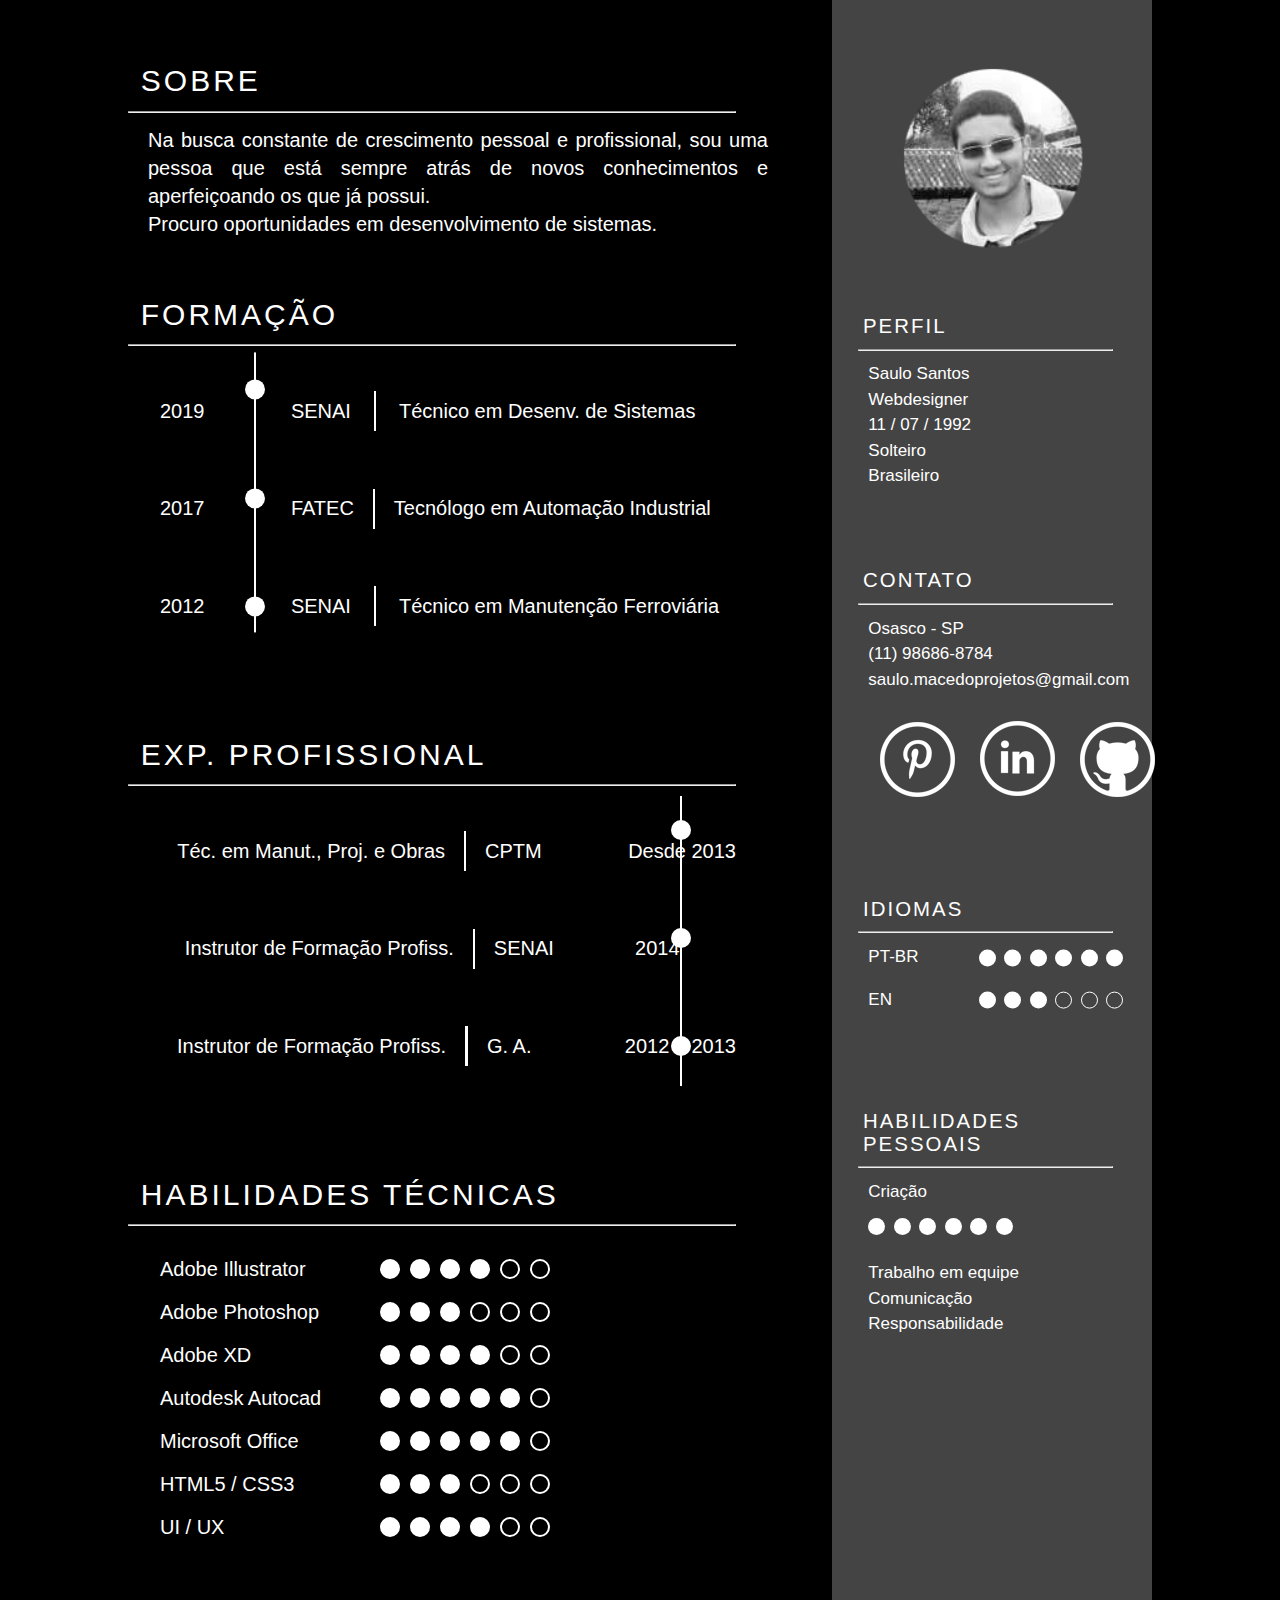
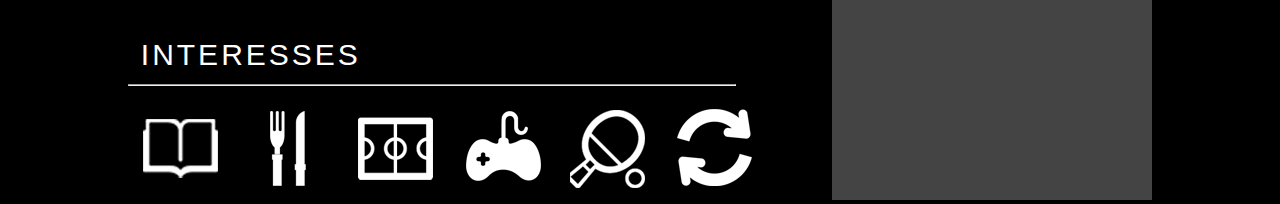
<file: index.html>
<!DOCTYPE html>
<html lang="pt-br">

<head>
    <meta charset="UTF-8">
    <meta name="viewport" content="width=device-width, initial-scale=1.0">
    <meta http-equiv="X-UA-Compatible" content="ie=edge">


    <link rel="stylesheet" href="css/style.css">
    <title>SAULO SANTOS</title>
</head>

<body>
    <article class="info">

        <section class="sobre">
            <h2>Sobre</h2>
            <hr/>
            <div class="desc_sobre">
                <p>Na busca constante de crescimento pessoal e profissional, sou uma pessoa que está sempre atrás de novos conhecimentos
                    e aperfeiçoando os que já possui.</p>
                <p>Procuro oportunidades em desenvolvimento de sistemas.</p>
            </div>
        </section>

        <section class="formacao">
            <h2>Formação</h2>
            <hr/>

            <div class="desc_formacao">

                <div class="desenv_sist">
                    <div class="ano">
                        <p>2019</p>
                    </div>
                    <div class="escola">
                        <p>SENAI</p>
                    </div>
                    <div class="sep_vertical"></div>
                    <div class="curso">
                        <p>Técnico em Desenv. de Sistemas</p>
                    </div>
                </div>
                <div class="automacao">
                    <div class="ano">
                        <p>2017</p>
                    </div>
                    <div class="escola">
                        <p>FATEC</p>
                    </div>
                    <div class="sep_vertical"></div>
                    <div class="curso">
                        <p>Tecnólogo em Automação Industrial</p>
                    </div>
                </div>
                <div class="manut_ferrov">
                    <div class="ano">
                        <p>2012</p>
                    </div>
                    <div class="escola">
                        <p>SENAI</p>
                    </div>
                    <div class="sep_vertical"></div>
                    <div class="curso">
                        <p>Técnico em Manutenção Ferroviária</p>
                    </div>
                </div>
                <div class="timeline_form">
                    <div class="line_formacao"></div>
                    <div class="ponto_formacao1"></div>
                    <div class="ponto_formacao2"></div>
                    <div class="ponto_formacao3"></div>
                </div>
            </div>
        </section>

        <section class="exp_prof">
            <h2>Exp. Profissional</h2>
            <hr/>
            <div class="desc_exp">

                <div class="cptm">
                    <div class="ano_exp">
                        <p>Desde 2013</p>
                    </div>
                    <div class="empresa">
                        <p>CPTM</p>
                    </div>
                    <div class="sep_vertical"></div>
                    <div class="cargo">
                        <p>Téc. em Manut., Proj. e Obras</p>
                    </div>
                </div>
                <div class="senai">
                    <div class="ano_exp">
                        <p>2014</p>
                    </div>
                    <div class="empresa">
                        <p>SENAI</p>
                    </div>
                    <div class="sep_vertical"></div>
                    <div class="cargo">
                        <p>Instrutor de Formação Profiss.</p>
                    </div>
                </div>
                <div class="exp_manut_ferrov">
                    <div class="ano_exp">
                        <p>2012 a 2013</p>
                    </div>
                    <div class="empresa">
                        <p>G. A.</p>
                    </div>
                    <div class="sep_vertical"></div>
                    <div class="cargo">
                        <p>Instrutor de Formação Profiss.</p>
                    </div>
                </div>
                <div class="timeline_exp"></div>
                <div class="line_exp"></div>
                <div class="ponto_exp1"></div>
                <div class="ponto_exp2"></div>
                <div class="ponto_exp3"></div>
            </div>
        </section>

        <section class="hab_tec">
            <h2>Habilidades Técnicas</h2>
            <hr/>
            <div class="desc_hab_tec">
                <div class="illustrator">
                    <p>Adobe Illustrator</p>
                    <div class="nivel">
                        <div class="ponto1"></div>
                        <div class="ponto2"></div>
                        <div class="ponto3"></div>
                        <div class="ponto4"></div>
                        <div class="ponto5"></div>
                        <div class="ponto6"></div>
                    </div>
                </div>
                <div class="photoshop">
                    <p>Adobe Photoshop</p>
                    <div class="nivel">
                        <div class="ponto1"></div>
                        <div class="ponto2"></div>
                        <div class="ponto3"></div>
                        <div class="ponto4"></div>
                        <div class="ponto5"></div>
                        <div class="ponto6"></div>
                    </div>
                </div>
                <div class="xd">
                    <p>Adobe XD</p>
                    <div class="nivel">
                        <div class="ponto1"></div>
                        <div class="ponto2"></div>
                        <div class="ponto3"></div>
                        <div class="ponto4"></div>
                        <div class="ponto5"></div>
                        <div class="ponto6"></div>
                    </div>
                </div>
                <div class="autocad">
                    <p>Autodesk Autocad</p>
                    <div class="nivel">
                        <div class="ponto1"></div>
                        <div class="ponto2"></div>
                        <div class="ponto3"></div>
                        <div class="ponto4"></div>
                        <div class="ponto5"></div>
                        <div class="ponto6"></div>
                    </div>
                </div>
                <div class="office">
                    <p>Microsoft Office</p>
                    <div class="nivel">
                        <div class="ponto1"></div>
                        <div class="ponto2"></div>
                        <div class="ponto3"></div>
                        <div class="ponto4"></div>
                        <div class="ponto5"></div>
                        <div class="ponto6"></div>
                    </div>
                </div>
                <div class="html_e_css">
                    <p>HTML5 / CSS3</p>
                    <div class="nivel">
                        <div class="ponto1"></div>
                        <div class="ponto2"></div>
                        <div class="ponto3"></div>
                        <div class="ponto4"></div>
                        <div class="ponto5"></div>
                        <div class="ponto6"></div>
                    </div>
                </div>
                <div class="ui_e_ux">
                    <p>UI / UX</p>
                    <div class="nivel">
                        <div class="ponto1"></div>
                        <div class="ponto2"></div>
                        <div class="ponto3"></div>
                        <div class="ponto4"></div>
                        <div class="ponto5"></div>
                        <div class="ponto6"></div>
                    </div>
                </div>
            </div>
        </section>

        <section class="interesses">
            <h2>Interesses</h2>
            <hr/>
            <div class="desc_interesses">
                <div class="books">
                    <img src="img/icons_white/books.png" alt="um livro aberto">
                </div>
                <div class="foods">
                    <img src="img/icons_white/foods.png" alt="um garfo e uma faca">
                </div>
                <div class="footbal">
                    <img src="img/icons_white/football.png" alt="um campo de futebol">
                </div>
                <div class="games">
                    <img src="img/icons_white/games.png" alt="um controle de videogame">
                </div>
                <div class="tennis">
                    <img src="img/icons_white/table_tennis.png" alt="uma raquete e uma bolinha de tenis de mesa">
                </div>
                <div class="atualidades">
                    <img src="img/icons_white/update.png" alt="um icone de atualizacao">
                </div>
            </div>
        </section>

    </article>

    <article class="dados_pessoais">
        <section class="img_perfil">
            <img src="img/perfil.png" alt="um rapaz com oculos escuros sorrindo e arvores ao fundo">
        </section>

        <section class="perfil">
            <h2>Perfil</h2>
            <hr/>
            <div class="desc_perfil">
                <div class="nome">
                    <p>Saulo Santos</p>
                </div>
                <div class="profissao">
                    <p>Webdesigner</p>
                </div>
                <div class="idade">
                    <p>11 / 07 / 1992</p>
                </div>
                <div class="estado_civil">
                    <p>Solteiro</p>
                </div>
                <div class="nacionalidade">
                    Brasileiro
                </div>
            </div>
        </section>

        <section class="contato">
            <h2>Contato</h2>
            <hr/>
            <div class="desc_contato">
                <div class="endereco">
                    <p>Osasco - SP</p>
                </div>
                <div class="telefone">
                    <p>(11) 98686-8784</p>
                </div>
                <div class="email">
                    <p>saulo.macedoprojetos@gmail.com</p>
                </div>
                <div class="links">
                    <div class="pinterest">
                        <a href="https://br.pinterest.com/saulomacedoprojetos/">
                            <img src="img/icons_white/pinterest.png" alt="letra p. logo da rede social pintereset">
                        </a>
                    </div>
                    <div class="linkedin">
                        <a href="https://www.linkedin.com/in/saulo-santos-330a3571/">
                            <img src="img/icons_white/linkedin.png" alt="a letra i e a letra n. logo da rede social linkedin ">
                            <a href="https://www.linkedin.com/in/saulo-santos-330a3571/">
                    </div>
                    <div class="github">
                        <a href="https://github.com/Saulomsantos">
                            <img src="img/icons_white/github.png" alt="um todo preenchido em branco. logo do github">
                        </a>
                    </div>
                </div>
            </div>
        </section>

        <section class="idiomas">
            <h2>Idiomas</h2>
            <hr/>
            <div class="desc_idiomas">
                <div class="pt-br">
                    <p>PT-BR</p>
                    <div class="nivel">
                        <div class="ponto1"></div>
                        <div class="ponto2"></div>
                        <div class="ponto3"></div>
                        <div class="ponto4"></div>
                        <div class="ponto5"></div>
                        <div class="ponto6"></div>
                    </div>
                </div>
                <div class="en">
                    <p>EN</p>
                    <div class="nivel">
                        <div class="ponto1"></div>
                        <div class="ponto2"></div>
                        <div class="ponto3"></div>
                        <div class="ponto4"></div>
                        <div class="ponto5"></div>
                        <div class="ponto6"></div>
                    </div>
                </div>
            </div>
        </section>

        <section class="hab_pessoais">
            <h2>Habilidades Pessoais</h2>
            <hr/>
            <div class="desc_hab_pessoais">
                <div class="criacao">
                    <p>Criação</p>
                </div>
                <div class="nivel_criacao">
                    <div class="ponto1"></div>
                    <div class="ponto2"></div>
                    <div class="ponto3"></div>
                    <div class="ponto4"></div>
                    <div class="ponto5"></div>
                    <div class="ponto6"></div>
                </div>

                <div class="trab_equipe">
                    <p>Trabalho em equipe</p>
                    <div class="nivel">
                        <div class="ponto1"></div>
                        <div class="ponto2"></div>
                        <div class="ponto3"></div>
                        <div class="ponto4"></div>
                        <div class="ponto5"></div>
                        <div class="ponto6"></div>
                    </div>
                </div>
                <div class="comunicacao">
                    <p>Comunicação</p>
                    <div class="nivel">
                        <div class="ponto1"></div>
                        <div class="ponto2"></div>
                        <div class="ponto3"></div>
                        <div class="ponto4"></div>
                        <div class="ponto5"></div>
                        <div class="ponto6"></div>
                    </div>
                </div>
                <div class="responsabilidade">
                    <p>Responsabilidade</p>
                    <div class="nivel">
                        <div class="ponto1"></div>
                        <div class="ponto2"></div>
                        <div class="ponto3"></div>
                        <div class="ponto4"></div>
                        <div class="ponto5"></div>
                        <div class="ponto6"></div>
                    </div>
                </div>
            </div>
        </section>


    </article>
</body>

</html>
</file>
<file: css/style.css>
*
{
    box-sizing: border-box;
    color: white;
    font-family: helvetica, sans-serif, Arial;
    margin: 0px;
    padding: 0px;
}

body
{
    background-color: #000000;
    display: flex;
    flex-direction: row;
    font-size: 20px;
    font-weight: 200;
}

.info
{
    height: 1800px;
    padding: 5% 5% 0 10%;
    width: 65%;
}

.sobre
{
    display: flex;
    flex-direction: column;
    padding-bottom: 1em;
    width: 100%;
}

h2
{
    font-weight: 500;
    letter-spacing: .1em;
    padding-left: 2%;
    text-transform: uppercase;
}

hr
{
    margin: 2% 0;
    width: 95%;
}

.desc_sobre
{
    line-height: 1.4em;
    padding: 0px 0px 2em 1em;
    text-align: justify;
}

.formacao
{
    height: 22em;
}

.desc_formacao
{
    display: flex;
    flex-direction: column;
    padding: 5% 5%;
}

.desenv_sist 
{
    align-items: center;
    display: flex;
    flex-direction: row;
}

.desenv_sist .escola
{
    margin-left: 15%;
}

.desenv_sist .sep_vertical
{
    border-left: .1em solid;
    height: 2em;
    margin: 0% 4%;
}

.automacao
{
    align-items: center;
    display: flex;
    flex-direction: row;
    margin-top: 10%;
}

.automacao .escola
{
    margin-left: 15%;
}

.automacao .sep_vertical
{
    border-left: .1em solid;
    margin: 0% 3.3%;
    height: 2em;
}

.manut_ferrov
{
    align-items: center;
    display: flex;
    flex-direction: row;
    margin-top: 10%;
}

.manut_ferrov .escola
{
    margin-left: 15%;
}

.manut_ferrov .sep_vertical
{
    border-left: .1em solid;
    height: 2em;
    margin: 0% 4%;
}

.timeline_form
{
    align-items: center;
    display: flex;
    flex-direction: column;
    height: 18em;
    transform: translateY(-76%);
    width: 9.5em;
}

.line_formacao
{
    border-left: .1em solid;
    height: 14em;
}

.ponto_formacao1
{
    background-color: white;
    border-radius: 50%;
    height: 1em;
    transform: translateY(-12.65em);
    width: 1em;
}

.ponto_formacao2
{
    background-color: white;
    border-radius: 50%;
    height: 1em;
    transform: translateY(-8.2em);
    width: 1em;
}

.ponto_formacao3
{
    background-color: white;
    border-radius: 50%;
    height: 1em;
    transform: translateY(-3.8em);
    width: 1em;
}

.exp_prof
{
    height: 22em;
}

.desc_exp
{
    display: flex;
    flex-direction: column;
    padding: 5% 5%;
}

desc_exp .sep_vertical
{
    border-left: .1em solid;
    margin: 0% 3.3%;
    height: 2em;
}

.cptm
{
    align-items: center;
    display: flex;
    flex-direction: row-reverse;
}

.cptm .ano_exp
{
    margin-left: 15%;
}

.cptm .sep_vertical
{
    border-left: .1em solid;
    margin: 0% 3.3%;
    height: 2em;
}

.senai
{
    align-items: center;
    display: flex;
    flex-direction: row-reverse;
    margin-top: 10%;
}

.senai .ano_exp
{
    margin: 0% 9.8%;
}

.senai .empresa
{
    margin-right: 4.3%;
}

.senai .sep_vertical
{
    border-left: .1em solid;
    margin: 0% 3.3%;
    height: 2em;
}

.exp_manut_ferrov
{
    align-items: center;
    display: flex;
    flex-direction: row-reverse;
    margin-top: 10%;
}

.exp_manut_ferrov .ano_exp
{
    margin-left: 16.2%;
}

.exp_manut_ferrov .sep_vertical
{
    border-left: .15em solid;
    margin: 0% 3.3%;
    height: 2em;
}

.timeline_exp
{
    align-items: center;
    display: flex;
    flex-direction: column;
    height: 1em;
    transform: translateY(-500%);
    width: 8.5em;
}

.line_exp
{
    border-left: .1em solid;
    height: 14.5em;
    margin-left: 26em;
    transform: translateY(-100%);
}

.ponto_exp1
{
    background-color: white;
    border-radius: 50%;
    height: 1em;
    margin-left: 25.56em;
    transform: translateY(-27.8em);
    width: 1em;
}

.ponto_exp2
{
    background-color: white;
    border-radius: 50%;
    height: 1em;
    margin-left: 25.56em;
    transform: translateY(-23.4em);
    width: 1em;
}

.ponto_exp3
{
    background-color: white;
    border-radius: 50%;
    height: 1em;
    margin-left: 25.56em;
    transform: translateY(-19em);
    width: 1em;
}

.hab_tec
{
    height: 23em;
}

.desc_hab_tec
{
    display: flex;
    flex-direction: column;
    margin: 5% 5%;
}

.nivel
{
    display: flex;
    margin-left: 11em;
    transform: translateY(-1.1em);
}

.illustrator .ponto1
{
    background-color: white;
    border-radius: 50%;
    height: 1em;
    width: 1em;
}

.illustrator .ponto2
{
    background-color: white;
    border-radius: 50%;
    height: 1em;
    margin-left: .5em;
    width: 1em;
}

.illustrator .ponto3
{
    background-color: white;
    border-radius: 50%;
    height: 1em;
    margin-left: .5em;
    width: 1em;
}

.illustrator .ponto4
{
    background-color: white;
    border-radius: 50%;
    height: 1em;
    margin-left: .5em;
    width: 1em;
}

.illustrator .ponto5
{
    border: .1em solid;
    border-radius: 50%;
    height: 1em;
    margin-left: .5em;
    width: 1em;
}

.illustrator .ponto6
{
    border: .1em solid;
    border-radius: 50%;
    height: 1em;
    margin-left: .5em;
    width: 1em;
}

.photoshop .ponto1
{
    background-color: white;
    border-radius: 50%;
    height: 1em;
    width: 1em;
}

.photoshop .ponto2
{
    background-color: white;
    border-radius: 50%;
    height: 1em;
    margin-left: .5em;
    width: 1em;
}

.photoshop .ponto3
{
    background-color: white;
    border-radius: 50%;
    height: 1em;
    margin-left: .5em;
    width: 1em;
}

.photoshop .ponto4
{
    border: .1em solid;
    border-radius: 50%;
    height: 1em;
    margin-left: .5em;
    width: 1em;
}

.photoshop .ponto5
{
    border: .1em solid;
    border-radius: 50%;
    height: 1em;
    margin-left: .5em;
    width: 1em;
}

.photoshop .ponto6
{
    border: .1em solid;
    border-radius: 50%;
    height: 1em;
    margin-left: .5em;
    width: 1em;
}

.xd .ponto1
{
    background-color: white;
    border-radius: 50%;
    height: 1em;
    width: 1em;
}

.xd .ponto2
{
    background-color: white;
    border-radius: 50%;
    height: 1em;
    margin-left: .5em;
    width: 1em;
}

.xd .ponto3
{
    background-color: white;
    border-radius: 50%;
    height: 1em;
    margin-left: .5em;
    width: 1em;
}

.xd .ponto4
{
    background-color: white;
    border-radius: 50%;
    height: 1em;
    margin-left: .5em;
    width: 1em;
}

.xd .ponto5
{
    border: .1em solid;
    border-radius: 50%;
    height: 1em;
    margin-left: .5em;
    width: 1em;
}

.xd .ponto6
{
    border: .1em solid;
    border-radius: 50%;
    height: 1em;
    margin-left: .5em;
    width: 1em;
}

.autocad .ponto1
{
    background-color: white;
    border-radius: 50%;
    height: 1em;
    width: 1em;
}

.autocad .ponto2
{
    background-color: white;
    border-radius: 50%;
    height: 1em;
    margin-left: .5em;
    width: 1em;
}

.autocad .ponto3
{
    background-color: white;
    border-radius: 50%;
    height: 1em;
    margin-left: .5em;
    width: 1em;
}

.autocad .ponto4
{
    background-color: white;
    border-radius: 50%;
    height: 1em;
    margin-left: .5em;
    width: 1em;
}

.autocad .ponto5
{
    background-color: white;
    border-radius: 50%;
    height: 1em;
    margin-left: .5em;
    width: 1em;
}

.autocad .ponto6
{
    border: .1em solid;
    border-radius: 50%;
    height: 1em;
    margin-left: .5em;
    width: 1em;
}

.office .ponto1
{
    background-color: white;
    border-radius: 50%;
    height: 1em;
    width: 1em;
}

.office .ponto2
{
    background-color: white;
    border-radius: 50%;
    height: 1em;
    margin-left: .5em;
    width: 1em;
}

.office .ponto3
{
    background-color: white;
    border-radius: 50%;
    height: 1em;
    margin-left: .5em;
    width: 1em;
}

.office .ponto4
{
    background-color: white;
    border-radius: 50%;
    height: 1em;
    margin-left: .5em;
    width: 1em;
}

.office .ponto5
{
    background-color: white;
    border-radius: 50%;
    height: 1em;
    margin-left: .5em;
    width: 1em;
}

.office .ponto6
{
    border: .1em solid;
    border-radius: 50%;
    height: 1em;
    margin-left: .5em;
    width: 1em;
}

.html_e_css .ponto1
{
    background-color: white;
    border-radius: 50%;
    height: 1em;
    width: 1em;
}

.html_e_css .ponto2
{
    background-color: white;
    border-radius: 50%;
    height: 1em;
    margin-left: .5em;
    width: 1em;
}

.html_e_css .ponto3
{
    background-color: white;
    border-radius: 50%;
    height: 1em;
    margin-left: .5em;
    width: 1em;
}

.html_e_css .ponto4
{
    border: .1em solid;
    border-radius: 50%;
    height: 1em;
    margin-left: .5em;
    width: 1em;
}

.html_e_css .ponto5
{
    border: .1em solid;
    border-radius: 50%;
    height: 1em;
    margin-left: .5em;
    width: 1em;
}

.html_e_css .ponto6
{
    border: .1em solid;
    border-radius: 50%;
    height: 1em;
    margin-left: .5em;
    width: 1em;
}

.ui_e_ux .ponto1
{
    background-color: white;
    border-radius: 50%;
    height: 1em;
    width: 1em;
}

.ui_e_ux .ponto2
{
    background-color: white;
    border-radius: 50%;
    height: 1em;
    margin-left: .5em;
    width: 1em;
}

.ui_e_ux .ponto3
{
    background-color: white;
    border-radius: 50%;
    height: 1em;
    margin-left: .5em;
    width: 1em;
}

.ui_e_ux .ponto4
{
    background-color: white;
    border-radius: 50%;
    height: 1em;
    margin-left: .5em;
    width: 1em;
}

.ui_e_ux .ponto5
{
    border: .1em solid;
    border-radius: 50%;
    height: 1em;
    margin-left: .5em;
    width: 1em;
}

.ui_e_ux .ponto6
{
    border: .1em solid;
    border-radius: 50%;
    height: 1em;
    margin-left: .5em;
    width: 1em;
}

.desc_interesses
{
    display: flex;
    flex-direction: row;
    justify-content: space-around;
}




.dados_pessoais
{
    background-color: #444444;
    display: flex;
    flex-direction: column;
    font-size: 85%;
    height: 1800px;
    padding: 5% 2%;
    width: 25%;
}

.dados_pessoais h2
{
    font-size: 1.2em;
}

.dados_pessoais hr
{
    margin: 4% 0;
}

.img_perfil
{
    display: flex;
    height: 15%;
    justify-content: center;
    width: 100%;
}

.img_perfil img
{
    height: 11em;
    width: 11em;
}

.desc_perfil
{
    padding-left: 4%;
    line-height: 1.5em;
}

.contato
{
    margin-top: 30%;
}

.desc_contato
{
    padding-left: 4%;
    line-height: 1.5em;
}

.links
{
    display: flex;
    justify-content: space-between;
    padding-top: 1em;
}

.idiomas
{
    margin-top: 30%;
}

.desc_idiomas
{
    padding-left: 4%;
    line-height: 1.5em;
}

.desc_idiomas .pt-br .nivel
{
    display: flex;
    margin-left: 6em;
    transform: translateY(-1.2em);
}

.desc_idiomas .pt-br .nivel .ponto1
{
    background-color: white;
    border-radius: 50%;
    height: 1em;
    margin-left: .5em;
    width: 1em;
}

.desc_idiomas .pt-br .nivel .ponto2
{
    background-color: white;
    border-radius: 50%;
    height: 1em;
    margin-left: .5em;
    width: 1em;
}

.desc_idiomas .pt-br .nivel .ponto3
{
    background-color: white;
    border-radius: 50%;
    height: 1em;
    margin-left: .5em;
    width: 1em;
}

.desc_idiomas .pt-br .nivel .ponto4
{
    background-color: white;
    border-radius: 50%;
    height: 1em;
    margin-left: .5em;
    width: 1em;
}

.desc_idiomas .pt-br .nivel .ponto5
{
    background-color: white;
    border-radius: 50%;
    height: 1em;
    margin-left: .5em;
    width: 1em;
}

.desc_idiomas .pt-br .nivel .ponto6
{
    background-color: white;
    border-radius: 50%;
    height: 1em;
    margin-left: .5em;
    width: 1em;
}

.desc_idiomas .en .nivel
{
    display: flex;
    margin-left: 6em;
    transform: translateY(-1.2em);
}

.desc_idiomas .en .nivel .ponto1
{
    background-color: white;
    border-radius: 50%;
    height: 1em;
    margin-left: .5em;
    width: 1em;
}

.desc_idiomas .en .nivel .ponto2
{
    background-color: white;
    border-radius: 50%;
    height: 1em;
    margin-left: .5em;
    width: 1em;
}

.desc_idiomas .en .nivel .ponto3
{
    background-color: white;
    border-radius: 50%;
    height: 1em;
    margin-left: .5em;
    width: 1em;
}

.desc_idiomas .en .nivel .ponto4
{
    border: .1em solid;
    border-radius: 50%;
    height: 1em;
    margin-left: .5em;
    width: 1em;
}

.desc_idiomas .en .nivel .ponto5
{
    border: .1em solid;
    border-radius: 50%;
    height: 1em;
    margin-left: .5em;
    width: 1em;
}

.desc_idiomas .en .nivel .ponto6
{
    border: .1em solid;
    border-radius: 50%;
    height: 1em;
    margin-left: .5em;
    width: 1em;
}

.hab_pessoais
{
    margin-top: 30%;
}

.desc_hab_pessoais
{
    padding-left: 4%;
    line-height: 1.5em;
}

.nivel_criacao
{
    display: flex;
    margin: 5% 0% 10% 0;
}

.nivel_criacao .ponto1
{
    background-color: white;
    border-radius: 50%;
    height: 1em;
    width: 1em;
}

.nivel_criacao .ponto2
{
    background-color: white;
    border-radius: 50%;
    height: 1em;
    margin-left: .5em;
    width: 1em;
}

.nivel_criacao .ponto3
{
    background-color: white;
    border-radius: 50%;
    height: 1em;
    margin-left: .5em;
    width: 1em;
}

.nivel_criacao .ponto4
{
    background-color: white;
    border-radius: 50%;
    height: 1em;
    margin-left: .5em;
    width: 1em;
}

.nivel_criacao .ponto5
{
    background-color: white;
    border-radius: 50%;
    height: 1em;
    margin-left: .5em;
    width: 1em;
}

.nivel_criacao .ponto6
{
    background-color: white;
    border-radius: 50%;
    height: 1em;
    margin-left: .5em;
    width: 1em;
}
</file>
